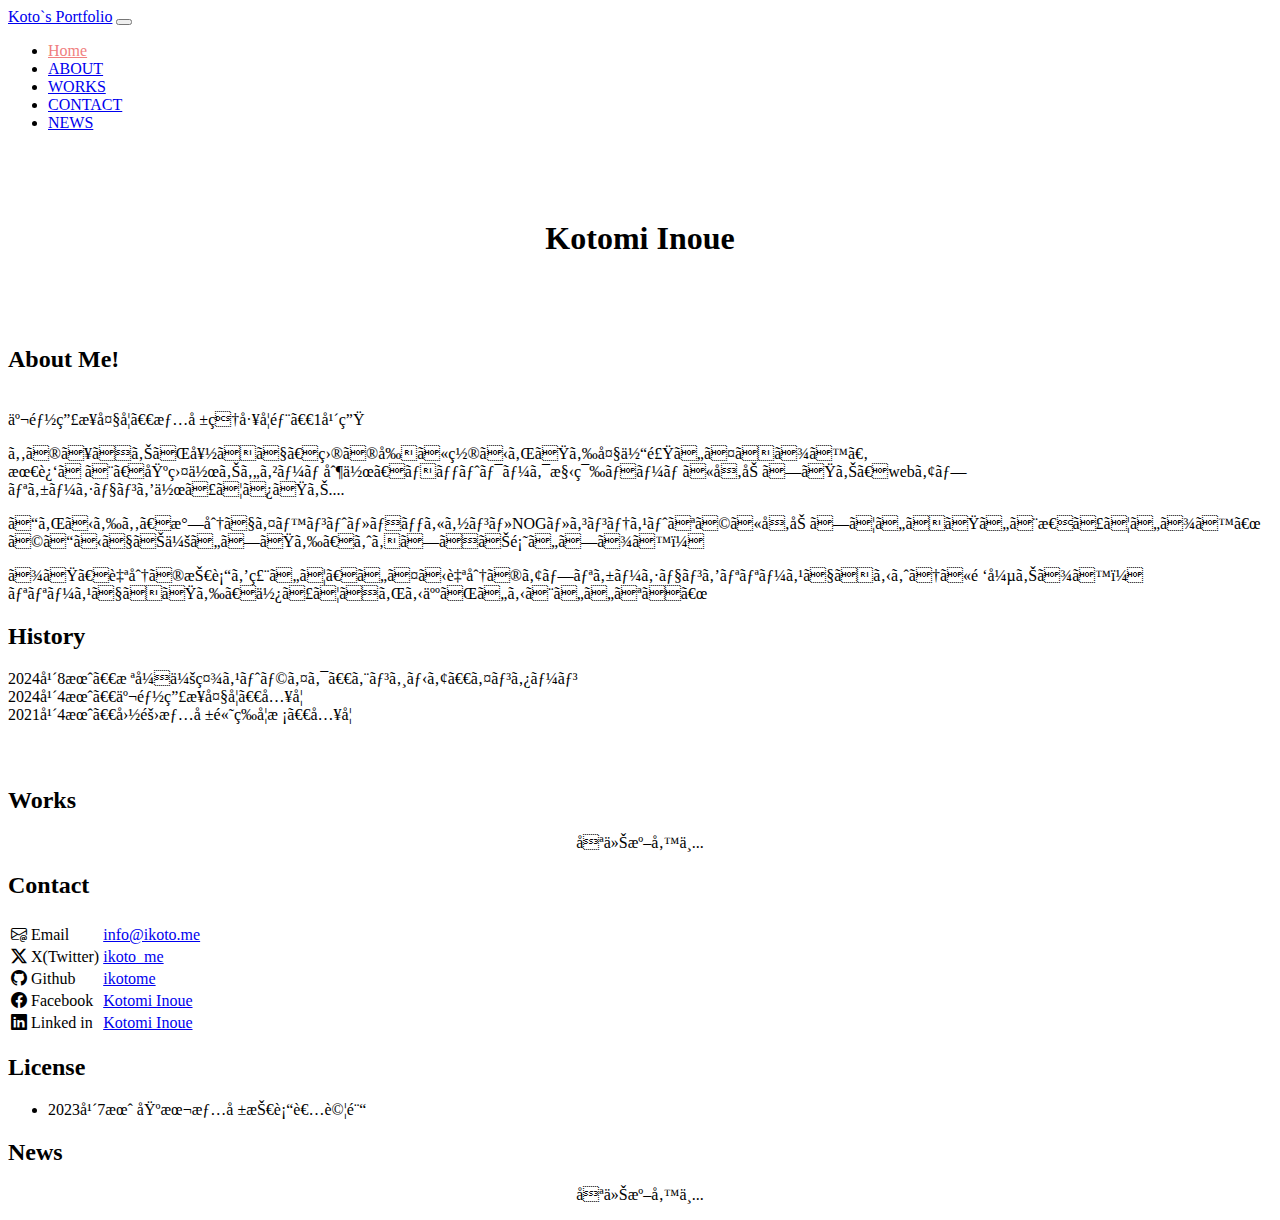
<file: index.html>
<!DOCTYPE html>
<html lang="ja">
    <head>
        <meata charset="UTF-8">
        <meta name="viewport" content="widthß=device-width, initial-scale=1.0">
        <title>Koto's Portfolio</title>
        <link href="https://cdn.jsdelivr.net/npm/bootstrap@5.3.0/dist/css/bootstrap.min.css" rel="stylesheet" integrity="sha384-9ndCyUaIbzAi2FUVXJi0CjmCapSmO7SnpJef0486qhLnuZ2cdeRhO02iuK6FUUVM" crossorigin="anonymous">
        <link rel="stylesheet" href="https://cdn.jsdelivr.net/npm/bootstrap-icons@1.11.3/font/bootstrap-icons.min.css">
        <link rel="stylesheet" href="styles.css">
    </head>
    <body>
        <header>
            <nav class="navbar navbar-expand-lg bg-body-tertiary">
                <div class="container-fluid">
                  <a class="navbar-brand" href="#">Koto`s Portfolio</a>
                  <button class="navbar-toggler" type="button" data-bs-toggle="collapse" data-bs-target="#navbarNav" aria-controls="#navbarNav" aria-expanded="false" aria-label="Toggle navigation">
                    <span class="navbar-toggler-icon"></span>
                  </button>
                  <div class="collapse navbar-collapse" id="#navbarNav">
                    <ul class="navbar-nav">
                      <li class="nav-item">
                        <a class="nav-link color-nav-link" aria-current="page" href="#">Home</a>
                      </li>
                      <li class="nav-item">
                        <a class="nav-link" href="#about">ABOUT</a>
                      </li>
                      <li class="nav-item">
                        <a class="nav-link" href="#works">WORKS</a>
                      </li>
                      <li class="nav-item">
                        <a class="nav-link" href="#contact"> CONTACT</a>
                      </li>
                      <li class="nav-item">
                        <a class="nav-link" href="#news">NEWS</a>
                      </li>
                    </ul>
                  </div>
                </div>
              </nav>
        </header>
        <main>
          <center><h1 class="main" style="margin: 7%;">Kotomi Inoue</h1></center>
            <div class="container">
              <section id="about">
                <h2 style="margin-bottom: 3%;">About Me!</h2>
                <p>京都産業大学　情報理工学部　1年生</p>
                <p>
                  ものづくりが好きで、目の前に置かれたら大体食いつきます。<br>
                  最近だと、基盤作りやゲーム制作、ネットワーク構築チームに参加したり、webアプリケーションを作ってみたり....
                </p>
                <p>
                  これからも、気分でイベント・ハッカソン・NOG・コンテストなどに参加していきたいと思っています〜<br>
                  どこかでお会いしたら、よろしくお願いします！
                </p>
                <p>
                  また、自分の技術を磨いて、いつか自分のアプリケーションをリリースできるように頑張ります！<br>
                  リリースできたら、使ってくれる人がいるといいなぁ〜
                </p>
              </section>
              <section id="history">
                <h2>History</h2>
                2024年8月　株式会社ストライク　エンジニア　インターン<br>
                2024年4月　京都産業大学　入学<br>
                2021年4月　国際情報高等学校　入学<br>
              </section>
              <section id="works">
                <h2 style="margin-top: 5%;">Works</h2>
                <center><p>只今準備中...</p></center>
              </section>
              <section id="contact">
                <h2>Contact</h2>
                <table class="table">
                  <tbody>
                    <thead>
                      <tr>
                      <th></th>
                      <th></th>
                      </tr>
                    </thead>
                    <tr>
                      <td><i class="bi bi-envelope-at"></i> Email</td>
                      <td><a href="mailto:info@ikoto.me" class="link is-pink">info@ikoto.me</a></td>
                    </tr>
                    <tr>
                      <td><i class="bi bi-twitter-x"></i> X(Twitter)</td>
                      <td><a href="https://x.com/ikoto_me" class="link is-pink">ikoto_me</a></td>
                    <tr>
                      <td><i class="bi bi-github"></i> Github</td>
                      <td><a href="https://github.com/ikotome" class="link is-pink">ikotome</a></td>
                    </tr>
                    <!-- <tr>
                      <td><i class="bi bi-qiita"></i> Qiita</td>
                      <td> <a href="https://qiita.com/Koto0728" class="link is-pink">Qiita</a></td>
                    </tr> -->
                    <tr>
                      <td><i class="bi bi-facebook"></i> Facebook</td>
                      <td><a href="https://www.facebook.com/profile.php?id=100058816775802" class="link is-pink">Kotomi Inoue</a></td>
                    </tr>
                    <tr>
                      <td><i class="bi bi-linkedin"></i> Linked in</td>
                      <td><a href="https://www.linkedin.com/in/%E7%90%B4%E6%B0%B4-%E4%BA%95%E4%B8%8A-44ba37314/" class="link is-pink">Kotomi Inoue</a></td>
                  </tbody>
                </table>
              </section>
              <section id="license">
                <h2>License</h2>
                <ul>
                  <li>2023年7月 基本情報技術者試験</li>
                </ul>
              </section>
              <section id="news">
                <h2>News</h2>
                <center><p>只今準備中...</p></center>
              </section>
            </div>
        </main>

        <script src="https://cdn.jsdelivr.net/npm/bootstrap@5.3.0/dist/js/bootstrap.bundle.min.js" integrity="sha384-geWF76RCwLtnZ8qwWowPQNguL3RmwHVBC9FhGdlKrxdiJJigb/j/68SIy3Te4Bkz" crossorigin="anonymous"></script>
    </body>
</html>
</file>
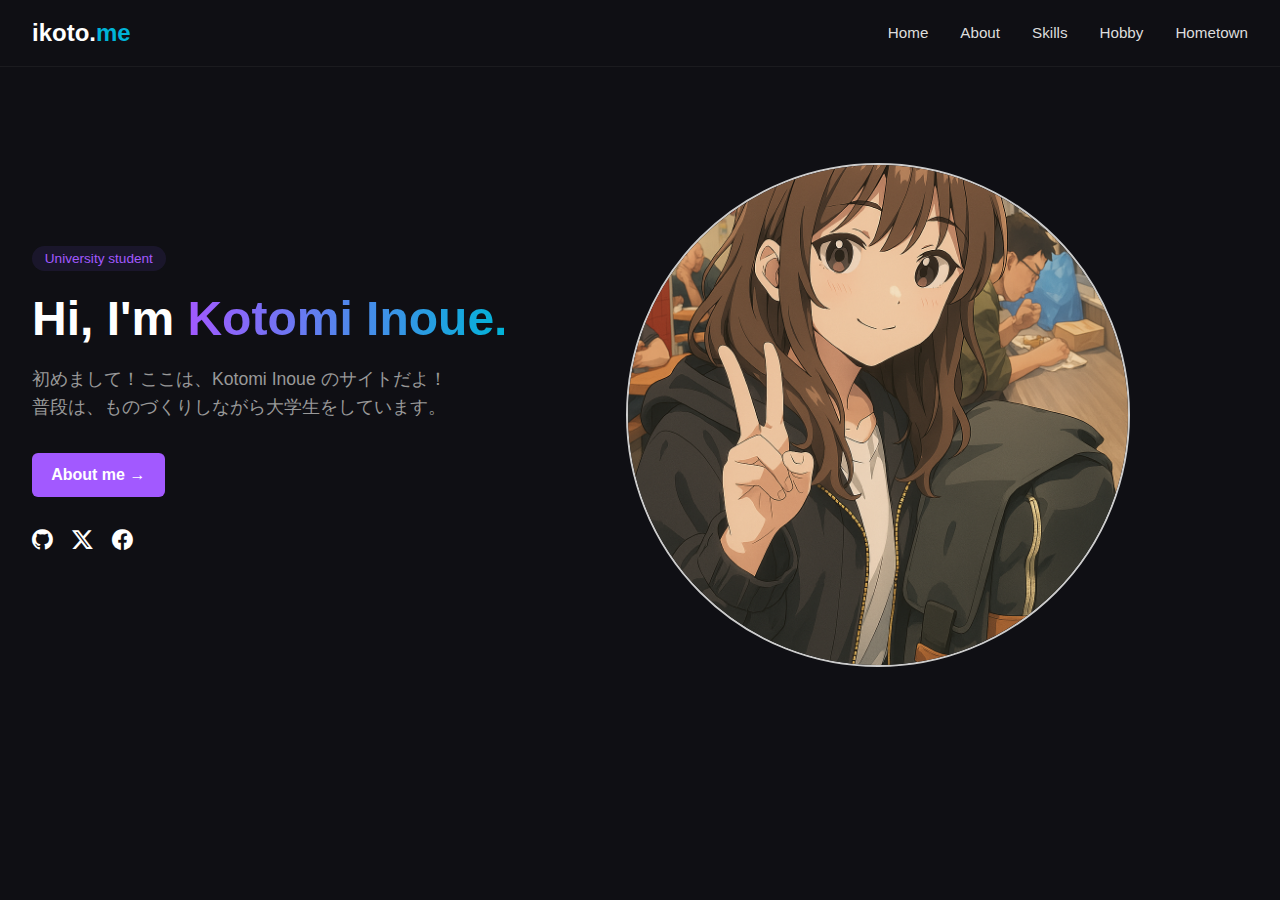
<file: jikoshokai/index.html>
<?xml version="1.0" encoding="UTF-8"?>
<!DOCTYPE html PUBLIC "-//W3C//DTD XHTML 1.0 Strict//EN"
  "http://www.w3.org/TR/xhtml1/DTD/xhtml1-strict.dtd">
<html xmlns="http://www.w3.org/1999/xhtml" lang="en">
  <head>
    <meta http-equiv="Content-Type" content="application/xhtml+xml; charset=UTF-8" />
    <meta name="viewport" content="width=device-width, initial-scale=1.0" />
    <title>Portfolio</title>
    <link rel="stylesheet" href="jikoshoukai.css" />
    <link rel="stylesheet" href="https://cdn.jsdelivr.net/npm/bootstrap-icons@1.11.3/font/bootstrap-icons.min.css">
  </head>
  <body>
    <header class="navbar">
      <div class="logo">ikoto.<span class="blue">me</span></div>
      <nav>
        <ul class="nav-links">
            <li><a href="index.html">Home</a></li>
            <li><a href="sub1.html">About</a></li>
            <li><a href="#">Skills</a></li>
            <li><a ｚ href="#">Hobby</a></li>
            <li><a href="#">Hometown</a></li>
        </ul>
      </nav>
    </header>

    <main class="hero">
      <div class="hero-left">
        <div class="badge">University student</div>
        <h1 class="hero-title">Hi, I'm <span class="name-gradient">Kotomi Inoue.</span></h1>
        <p class="hero-description">
        初めまして！ここは、Kotomi Inoue のサイトだよ！
        <br/>
        普段は、ものづくりしながら大学生をしています。
        </p>
        <div class="buttons">
          <a href="sub1.html" class="btn-primary">About me →</a>
    
        </div>
        <div class="social-icons">
            <a href="https://github.com/ikotome" title="GitHub" style="color: white;"><i class="bi bi-github"></i></a>
            <a href="https://x.com/ikoto_me" title="GitHub" style="color: white;"><i class="bi bi-twitter-x"></i></a>
            <a href="https://www.facebook.com/profile.php?id=100058816775802&locale=ja_JP" title="GitHub" style="color: white;"><i class="bi bi-facebook"></i></a>
        </div>
      </div>
      <div class="hero-right">
        <div class="profile-icon">
            <img src="./Photos Library.png" alt="Profile Icon" />
          </div>
      </div>
    </main>
  </body>
</html>
</file>
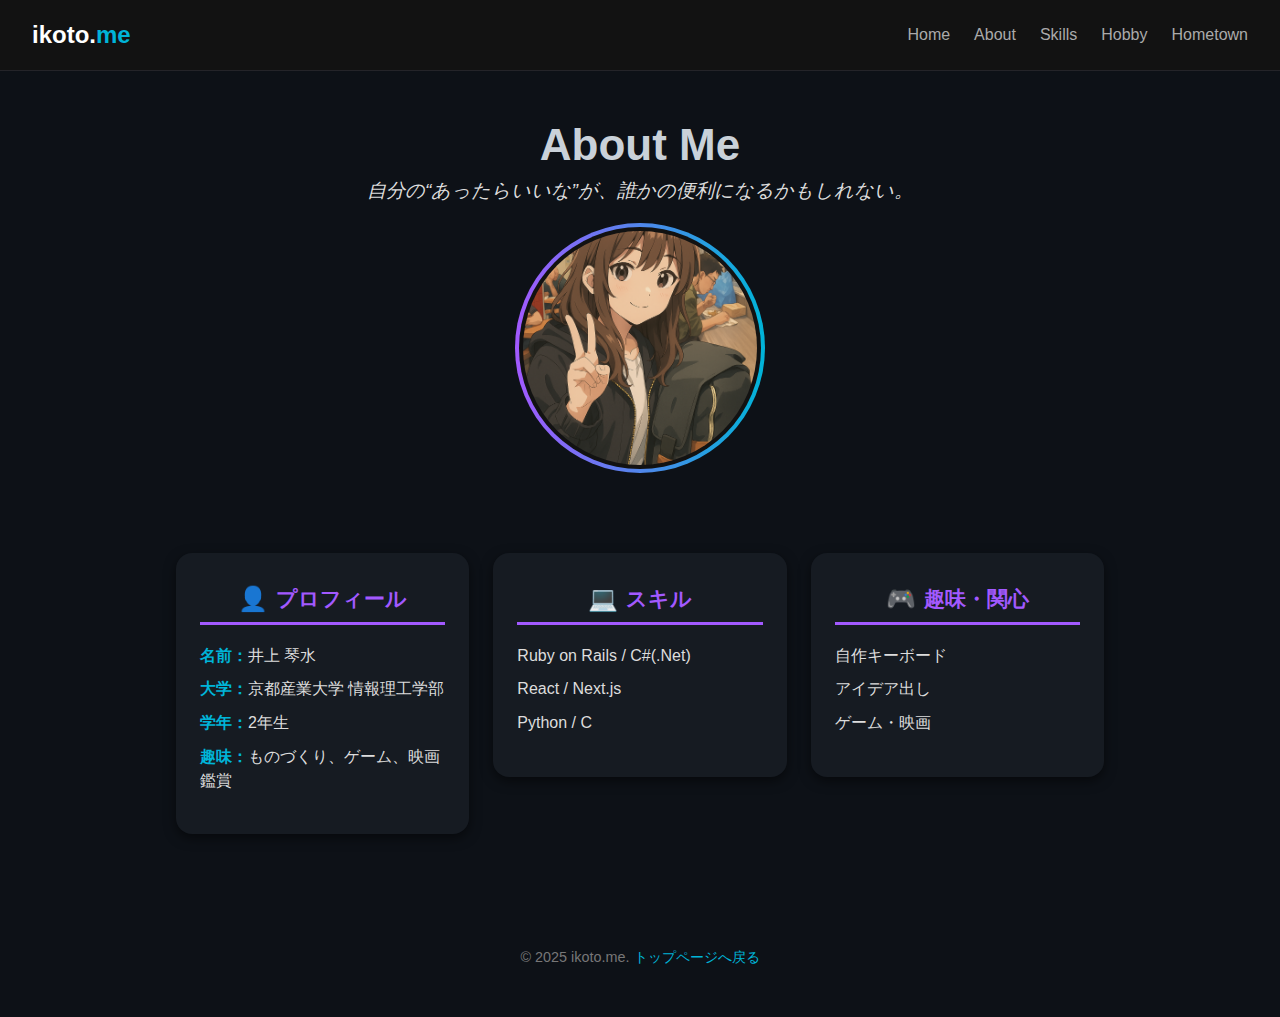
<file: jikoshokai/sub1.html>
<?xml version="1.0" encoding="UTF-8"?>
<!DOCTYPE html PUBLIC "-//W3C//DTD XHTML 1.0 Strict//EN" 
  "http://www.w3.org/TR/xhtml1/DTD/xhtml1-strict.dtd">
<html xmlns="http://www.w3.org/1999/xhtml" lang="ja" xml:lang="ja">
<head>
  <meta http-equiv="Content-Type" content="application/xhtml+xml; charset=UTF-8" />
  <meta name="viewport" content="width=device-width, initial-scale=1.0" />
  <title>About Me </title>
  
  <link href="https://cdn.jsdelivr.net/npm/bootstrap@5.3.0/dist/css/bootstrap.min.css" rel="stylesheet" />
  
  <style type="text/css">
    /* ベース */
    body {
      margin: 0;
      padding: 0;
      font-family: 'Poppins', sans-serif;
      background-color: #0d1117;
      color: #c9d1d9;
      line-height: 1.6;
    }
    a {
      color: #00b4d8;
      text-decoration: none;
    }
    a:hover, a:focus {
      text-decoration: underline;
      outline: none;
    }

    /* ナビバー */
    .navbar {
      width: 100vw;
      box-sizing: border-box;
      padding: 1rem 2rem;
      display: flex;
      justify-content: space-between;
      align-items: center;
      background-color: #121212;
      color: #fff;
      font-family: "Segoe UI", sans-serif;
      border-bottom: 1px solid hsl(240, 6%, 15%);
      position: relative;
      left: 50%;
      right: 50%;
      margin-left: -50vw;
      margin-right: -50vw;
    }
    .logo {
      font-weight: bold;
      font-size: 1.5rem;
    }
    .blue {
      color: #00b4d8;
    }
    nav ul.nav-links {
      list-style: none;
      margin: 0;
      padding: 0;
      display: flex;
      gap: 1.5rem;
    }
    nav ul.nav-links li a {
      color: #aaa;
      font-size: 1rem;
      transition: color 0.3s ease;
    }
    nav ul.nav-links li a:hover,
    nav ul.nav-links li a:focus {
      color: #a259ff;
    }

    /* ヘッダーセクション */
    header#page-header {
      text-align: center;
      padding: 3rem 1rem 1rem 1rem;
    }
    header#page-header h1 {
      font-size: 2.75rem;
      margin-bottom: 0.25rem;
      font-weight: 600;
    }
    header#page-header p.tagline {
      font-size: 1.2rem;
      color: #ddd;
      font-weight: 500;
      font-style: italic;
      margin-top: 0;
    }

    /* コンテナ */
    .container-main {
      max-width: 960px;
      margin: 3rem auto;
      padding: 0 1rem;
      text-align: center;
    }

    /* プロフィールカード */
    .card-custom {
      background-color: #161b22;
      border: none;
      border-radius: 1rem;
      box-shadow: 0 4px 12px rgba(0,0,0,0.5);
      color: #ddd;
      padding: 2rem 1.5rem;
      margin-bottom: 2rem;
      transition: transform 0.3s ease;
    }
    .card-custom:hover,
    .card-custom:focus-within {
      transform: translateY(-8px);
      box-shadow: 0 8px 20px rgba(162, 89, 255, 0.6);
    }
    .card-title-custom {
      font-size: 1.3rem;
      font-weight: 600;
      color: #a259ff;
      border-bottom: 3px solid #a259ff;
      padding-bottom: 0.5rem;
      margin-bottom: 1.2rem;
      display: flex;
      align-items: center;
      gap: 0.5rem;
      justify-content: center;
    }

    /* アイコンサイズ */
    .card-title-custom span.icon {
      font-size: 1.5rem;
    }

    /* リスト */
    ul.profile-list {
      list-style: none;
      padding-left: 0;
      font-size: 1rem;
      line-height: 1.5;
      margin-bottom: 0;
    }
    ul.profile-list li {
      margin-bottom: 0.6rem;
    }
    ul.profile-list strong {
      color: #00b4d8;
    }

    /* フッター */
    footer {
      text-align: center;
      padding: 2rem 1rem;
      font-size: 0.9rem;
      color: #777;
    }

    /* SNSアイコン */
    .profile-icon {
        width: 250px;
        height: 250px;
        border-radius: 50%;
        overflow: hidden;
        padding: 4px;
        background: linear-gradient(to right, #a259ff, #00b4d8);
        box-sizing: border-box;
        margin: 0 auto 1rem auto;
        position: relative;
    }

    .profile-icon img {
        width: 100%;
        height: 100%;
        object-fit: cover;
        object-position: center;
        border-radius: 50%;
        display: block;
        background-color: #121212;
        padding: 4px;
        box-sizing: border-box;
    }


  </style>
</head>

<body>
  <header class="navbar" role="banner">
    <div class="logo" id="site-logo">ikoto.<span class="blue">me</span></div>
    <nav role="navigation" aria-label="メインナビゲーション">
      <ul class="nav-links">
        <li><a href="index.html" tabindex="0">Home</a></li>
        <li><a href="sub1.html" tabindex="0">About</a></li>
        <li><a href="#" tabindex="0">Skills</a></li>
        <li><a href="#" tabindex="0">Hobby</a></li>
        <li><a href="#" tabindex="0">Hometown</a></li>
      </ul>
    </nav>
  </header>

  <header id="page-header" role="banner">
    <h1>About Me</h1>
    <p class="tagline">自分の“あったらいいな”が、誰かの便利になるかもしれない。</p>
    <div class="profile-icon">
        <img src="./Photos Library.png" alt="プロフィール画像" />
    </div>
  </header>



  <main class="container-main" role="main">
    <div class="row">
      <div class="col-md-4">
        <section class="card-custom" tabindex="0" aria-labelledby="profile-title">
          <h2 class="card-title-custom" id="profile-title">
            <span class="icon" aria-hidden="true">👤</span> プロフィール
          </h2>
          <ul class="profile-list text-start">
            <li><strong>名前：</strong>井上 琴水</li>
            <li><strong>大学：</strong>京都産業大学 情報理工学部</li>
            <li><strong>学年：</strong>2年生</li>
            <li><strong>趣味：</strong>ものづくり、ゲーム、映画鑑賞</li>
          </ul>
        </section>
      </div>

      <div class="col-md-4">
        <section class="card-custom" tabindex="0" aria-labelledby="skills-title">
          <h2 class="card-title-custom" id="skills-title">
            <span class="icon" aria-hidden="true">💻</span> スキル
          </h2>
          <ul class="profile-list text-start">
            <li>Ruby on Rails / C#(.Net)</li>
            <li>React / Next.js</li>
            <li>Python / C</li>
          </ul>
        </section>
      </div>

      <div class="col-md-4">
        <section class="card-custom" tabindex="0" aria-labelledby="hobby-title">
          <h2 class="card-title-custom" id="hobby-title">
            <span class="icon" aria-hidden="true">🎮</span> 趣味・関心
          </h2>
          <ul class="profile-list text-start">
            <li>自作キーボード</li>
            <li>アイデア出し</li>
            <li>ゲーム・映画</li>
          </ul>
        </section>
      </div>
    </div>
  </main>

  <footer role="contentinfo">
    <p>&copy; 2025 ikoto.me. <a href="index.html">トップページへ戻る</a></p>
  </footer>
</body>
</html>
</file>
<file: styles.css>
@import url('https://fonts.googleapis.com/css2?family=Amatic+SC&display=swap');
@import url('https://fonts.googleapis.com/css2?family=Caveat&display=swap');


.nav-link {
    transition: background-color 0.3s ease; /*色の変化が滑らかに0.3秒かけて行われるように設定*/
}

.nav-link:hover {
    color: lightcoral;
}
.color-nav-link{
    color: lightcoral;
}

.maine{
    margin: auto;
}

#font01{
    font-family: 'Amatic SC', cursive;
}
</file>
<file: jikoshokai/jikoshoukai.css>
body {
    background-color: #0f0f14;
    color: #d1d1d1;
    font-family: "Segoe UI", sans-serif;
    margin: 0;
    padding: 0;
  }
  
  .navbar {
    display: flex;
    justify-content: space-between;
    align-items: center;
    padding: 1.2rem 2rem;
    border-bottom: 1px solid rgba(255, 255, 255, 0.05);
  }
  
  .logo {
    font-weight: bold;
    font-size: 1.5rem;
    color: white;
  }
  
  .logo .blue {
    color: #00b4d8;
  }
  
  .nav-links {
    list-style: none;
    display: flex;
    gap: 2rem;
    margin: 0;
    padding: 0;
  }
  
  .nav-links li a {
    text-decoration: none;
    color: #ddd;
    font-size: 0.95rem;
    transition: color 0.3s ease;
  }
  
  .nav-links li a:hover {
    color: white;
  }
  
  .resume-button {
    border: 1px solid #a259ff;
    padding: 0.5rem 1rem;
    border-radius: 6px;
    color: #a259ff;
    text-decoration: none;
    font-weight: 500;
    transition: all 0.3s ease;
  }
  
  .resume-button:hover {
    background-color: #a259ff;
    color: black;
  }
  
  .hero {
    display: flex;
    justify-content: space-between;
    align-items: center;
    padding: 4rem 2rem;
    flex-wrap: wrap;
  }
  
  .hero-left {
    max-width: 600px;
  }
  
  .badge {
    display: inline-block;
    background: rgba(130, 88, 255, 0.1);
    color: #a259ff;
    padding: 0.3rem 0.8rem;
    border-radius: 9999px;
    font-size: 0.85rem;
    margin-bottom: 1rem;
  }
  
  .hero-title {
    font-size: 3rem;
    font-weight: 800;
    color: white;
    margin: 0.2rem 0 1rem;
    line-height: 1.2;
  }
  
  .name-gradient {
    background: linear-gradient(to right, #a259ff, #00b4d8);
    -webkit-background-clip: text;
    -webkit-text-fill-color: transparent;
  }
  
  .hero-description {
    font-size: 1.1rem;
    color: #999;
    margin-bottom: 2rem;
    line-height: 1.6;
  }
  
  .buttons {
    display: flex;
    gap: 1rem;
    margin-bottom: 2rem;
  }
  
  .btn-primary {
    background: #a259ff;
    color: white;
    padding: 0.8rem 1.2rem;
    text-decoration: none;
    border-radius: 6px;
    font-weight: bold;
    transition: background 0.3s ease;
  }
  
  .btn-primary:hover {
    background: #9243e6;
  }
  
  .btn-secondary {
    background: transparent;
    color: white;
    border: 1px solid #444;
    padding: 0.8rem 1.2rem;
    text-decoration: none;
    border-radius: 6px;
    transition: background 0.3s ease;
  }
  
  .btn-secondary:hover {
    background: #222;
  }
  
  .social-icons {
    font-size: 1.3rem;
    display: flex;
    gap: 1.2rem;
    color: #888;
  }
  
  .hero-right {
    flex: 1;
    display: flex;
    justify-content: center;
    align-items: center;
    min-width: 300px;
    margin-top: 2rem;
  }
  
  .profile-icon {
    width: 500px;
    height: 500px;
    border-radius: 50%;
    overflow: hidden;
    border: 2px solid #ccc;
    margin: 0 auto;
  }
  
  .profile-icon img {
    width: 100%;
    height: 100%;
    object-fit: cover; /* ← 画像をはみ出さずにトリミングしてくれる */
  }
</file>
